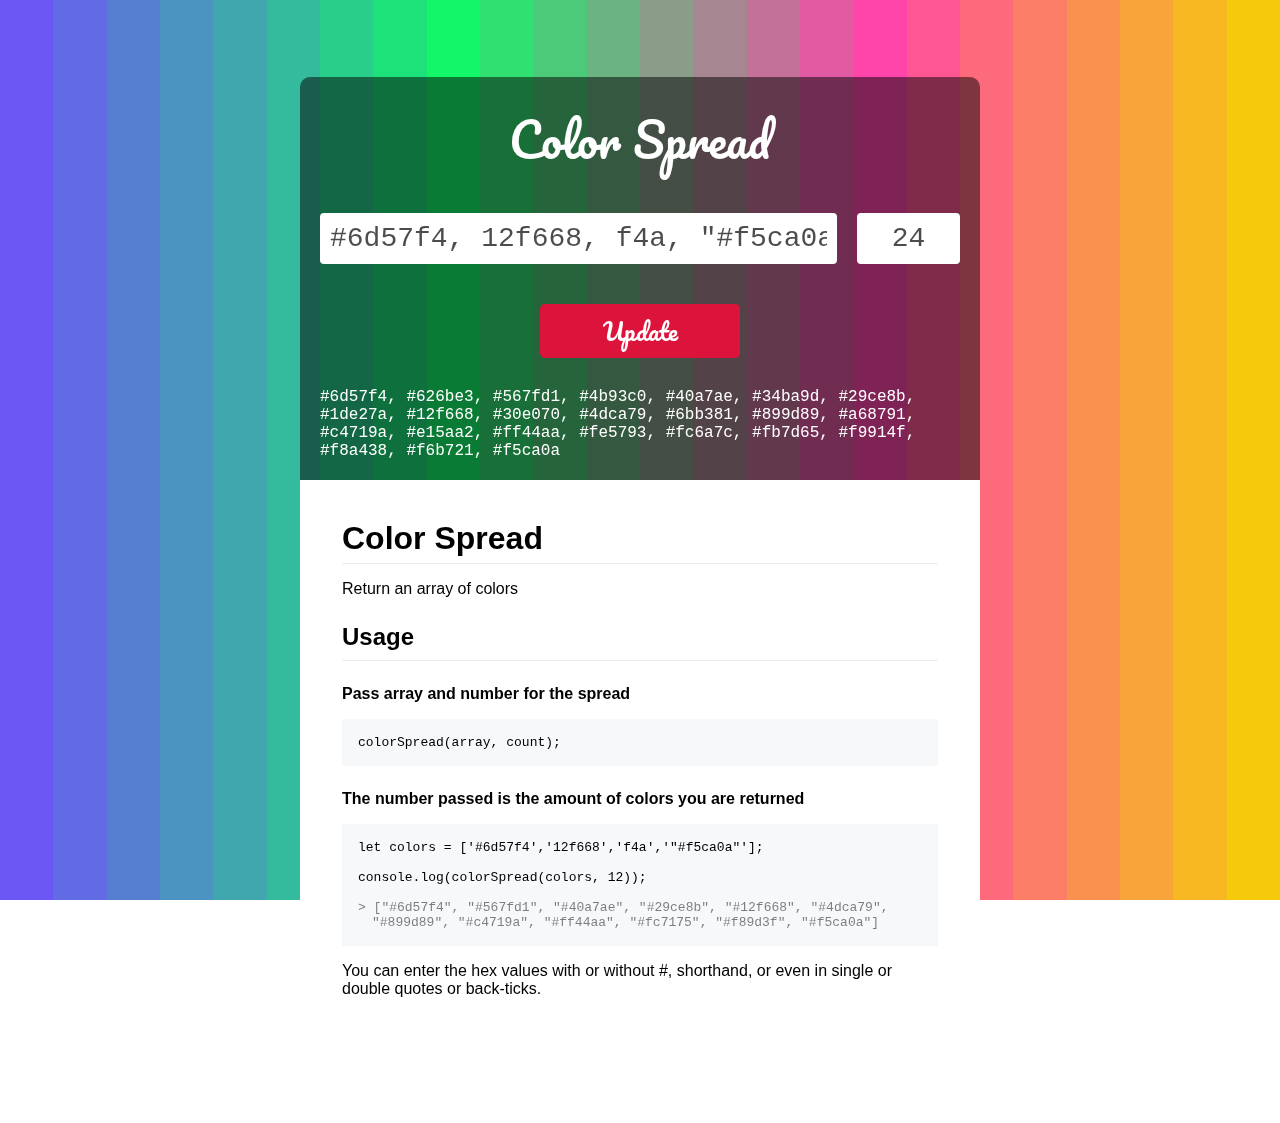
<file: index.html>
<!DOCTYPE html>
<html>
<head>
  <meta name="viewport" content="width=device-width, initial-scale=1.0">
  <link href="https://fonts.googleapis.com/css?family=Pacifico" rel="stylesheet">
  <link rel="stylesheet" href="css/style.css">
</head>
<body>
  <div id="color-container"></div>
  <div class="container">
    <form id="input" onsubmit="run(event)">
      <h1>Color Spread</h1>
      <div class="inputs">
        <input id="color" type="text" placeholder="#6d57f4, 12f668, f4a, &quot;#f5ca0a&quot;" value="#6d57f4, 12f668, f4a, &quot;#f5ca0a&quot;"/>
        <input id="count" type="text" placeholder="24" value="24"/>
      </div>
      <button type="submit">Update</button>
      <div id="output"></div>
    </form>
    <div class="instructions">
      <div class="md">
        <h1>Color Spread</h1>
        <p>Return an array of colors</p>
        <h2>Usage</h2>
        <h3>Pass array and number for the spread</h3>
        <pre>colorSpread(array, count);</pre>
        <h3>The number passed is the amount of colors you are returned</h3>
        <pre>let colors = ['#6d57f4','12f668','f4a','"#f5ca0a"'];<br><br>console.log(colorSpread(colors, 12));<br>
        <span class="comment">> ["#6d57f4", "#567fd1", "#40a7ae", "#29ce8b", "#12f668", "#4dca79", "#899d89", "#c4719a", "#ff44aa", "#fc7175", "#f89d3f", "#f5ca0a"]</span></pre>
        <p>You can enter the hex values with or without #, shorthand, or even in single or double quotes or back-ticks.</p>
      </div>
    </div>
  </div>
  <script src="js/colorspread.js"></script>
  <script>
    const colorBox = document.getElementById('color-container');
    const output = document.getElementById('output');

    function run(e) {
      const colorsValue = document.getElementById('color').value;
      const count = +document.getElementById('count').value;

      if (e) e.preventDefault();
      if (!colorsValue || !count) return; // do something else here

      const colors = colorsValue.split(',').reduce((a, b) => {
        return [...a, ...b.trim().split(' ')];
      }, []);
      const spread = colorSpread(colors, count);
      const returnSpans = (colors) => {
        return colors.reduce((a, col) => {
          const style = `style="background-color: ${col}"`;
          return a + `<span class="color-wedge" ${style}></span>`;
        }, '');
      }
      if (count > 600) {
        const col = colorSpread(colors, colors.length);
        const lines = col.reduce((prev, curr) => `${prev}, ${curr}`);
        colorBox.style.cssText = `background: linear-gradient(90deg, ${lines});`;
        colorBox.innerHTML = '';
        return;
      }
      colorBox.innerHTML = returnSpans(spread);
      colorBox.style.cssText = `background: none`;
      output.innerHTML = spread.join(', ');
    }
    run();
  </script>
</body>
</html>
</file>
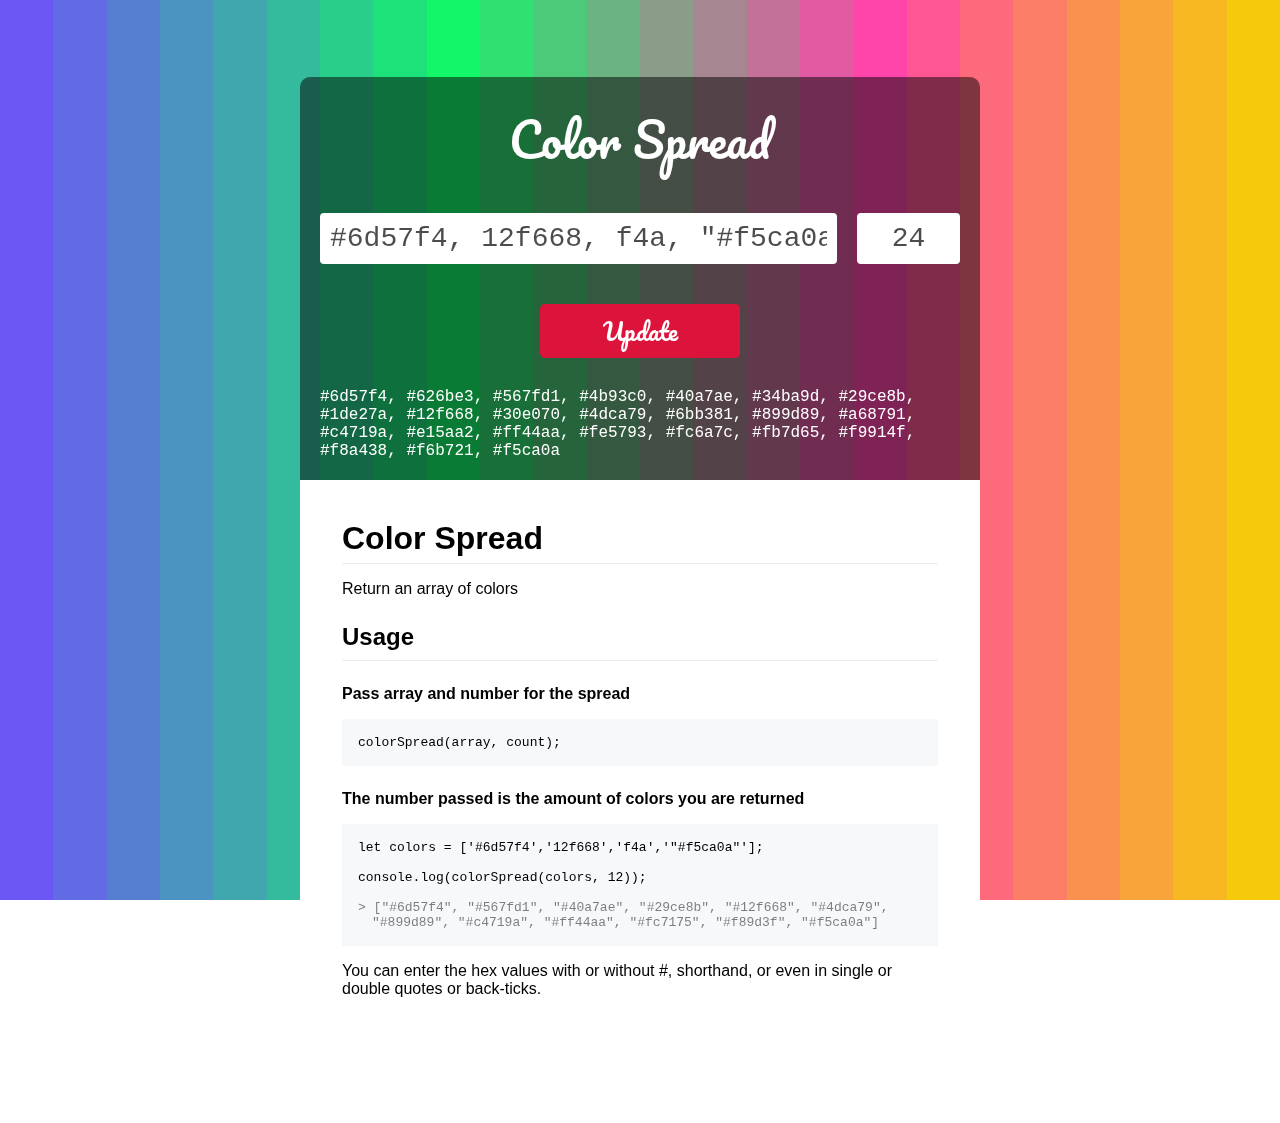
<file: demo/index.html>
<!DOCTYPE html>
<html>
<head>
  <meta name="viewport" content="width=device-width, initial-scale=1.0">
  <link href="https://fonts.googleapis.com/css?family=Pacifico" rel="stylesheet">
  <link rel="stylesheet" href="css/style.css">
</head>
<body>
  <div id="color-container"></div>
  <div class="container">
    <form id="input" onsubmit="run(event)">
      <h1>Color Spread</h1>
      <div class="inputs">
        <input id="color" type="text" placeholder="#6d57f4, 12f668, f4a, &quot;#f5ca0a&quot;" value="#6d57f4, 12f668, f4a, &quot;#f5ca0a&quot;"/>
        <input id="count" type="text" placeholder="24" value="24"/>
      </div>
      <button type="submit">Update</button>
      <div id="output"></div>
    </form>
    <div class="instructions">
      <div class="md">
        <h1>Color Spread</h1>
        <p>Return an array of colors</p>
        <h2>Usage</h2>
        <h3>Pass array and number for the spread</h3>
        <pre>colorSpread(array, count);</pre>
        <h3>The number passed is the amount of colors you are returned</h3>
        <pre>let colors = ['#6d57f4','12f668','f4a','"#f5ca0a"'];<br><br>console.log(colorSpread(colors, 12));<br>
        <span class="comment">> ["#6d57f4", "#567fd1", "#40a7ae", "#29ce8b", "#12f668", "#4dca79", "#899d89", "#c4719a", "#ff44aa", "#fc7175", "#f89d3f", "#f5ca0a"]</span></pre>
        <p>You can enter the hex values with or without #, shorthand, or even in single or double quotes or back-ticks.</p>
      </div>
    </div>
  </div>
  <script src="../colorspread.js"></script>
  <script>
    const colorBox = document.getElementById('color-container');
    const output = document.getElementById('output');

    function run(e) {
      const colorsValue = document.getElementById('color').value;
      const count = +document.getElementById('count').value;

      if (e) e.preventDefault();
      if (!colorsValue || !count) return; // do something else here

      const colors = colorsValue.split(',').reduce((a, b) => {
        return [...a, ...b.trim().split(' ')];
      }, []);
      const spread = colorSpread(colors, count);
      const returnSpans = (colors) => {
        return colors.reduce((a, col) => {
          const style = `style="background-color: ${col}"`;
          return a + `<span class="color-wedge" ${style}></span>`;
        }, '');
      }
      if (count > 600) {
        const col = colorSpread(colors, colors.length);
        const lines = col.reduce((prev, curr) => `${prev}, ${curr}`);
        colorBox.style.cssText = `background: linear-gradient(90deg, ${lines});`;
        colorBox.innerHTML = '';
        return;
      }
      colorBox.innerHTML = returnSpans(spread);
      colorBox.style.cssText = `background: none`;
      output.innerHTML = spread.join(', ');
    }
    run();
  </script>
</body>
</html>
</file>
<file: css/style.css>
body, body * {
    margin: 0;
    padding: 0;
    box-sizing: border-box;
}
h1 {
    font-family: 'Pacifico', cursive;
    color: #fff;
    font-weight: normal;
    text-align: center;
    font-size: 46px;
    margin-bottom: 30px;
    padding: 20px 0;
    line-height: 100%;
}
#color-container {
    width: 100%;
    position: fixed;
    top: 0;
    bottom: 0;
    display: flex;
}
.color-wedge {
    flex: 1;
}
.container {
    width: 680px;
    margin: 6% auto;
    max-width: 96%;
    border-radius: 10px;
    overflow: hidden;
    position: relative;
}
#input {
    background: rgba(0,0,0,0.5);
    padding: 20px;
}
#output {
    color: #fff;
    font-size: 16px;
    font-family: monospace;
}
.instructions {
    background: rgba(255,255,255,1);
    padding: 42px;
}
.inputs {
    display: flex;
}
.inputs input {
    width: 100%;
    font-size: 28px;
    text-align: center;
    color: rgba(0,0,0,0.7);
    border: 0;
    padding: 10px;
    border-radius: 4px;
    margin-bottom: 40px;
    font-family: monospace;
    outline: 0;
}
.md {
    font-family: -apple-system, BlinkMacSystemFont, "Segoe UI", Helvetica, Arial, sans-serif, "Apple Color Emoji", "Segoe UI Emoji", "Segoe UI Symbol";
}
.md *:last-child {
    margin: 0;
}
.md h1 {
    font-family: inherit;
    color: inherit;
    font-weight: 600;
    text-align: initial;
    margin: 0 0 16px;
    padding: 0 0 0.3em;
    font-size: 32px;
    border-bottom: 1px solid #eaecef;
}
.md h2 {
    padding-bottom: 8px;
    font-size: 24px;
    border-bottom: 1px solid #eaecef;
    line-height: 1.25;
    margin: 24px 0 16px;
    font-weight: 600;
}
.md h3 {
    font-size: 16px;
    font-weight: 600;
    margin: 24px 0 16px;
}
.md pre {
    padding: 16px;
    background: #f6f8fa;
    margin: 0 0 16px;
    white-space: pre-line;
}
.md pre .comment {
    text-indent: -14px;
    display: block;
    padding-left: 14px;
    color: rgba(0,0,0,0.5);
}
.md p {
    font-size: 16px;
    margin: 0 0 16px;
}
#color {
    flex: 6;
    margin-right: 20px;
}
#count {
    flex: 1;
}
button {
    width: 200px;
    margin: 0 auto 30px;
    display: block;
    background: crimson;
    border: 0;
    color: #fff;
    padding: 6px;
    cursor: pointer;
    font-size: 24px;
    border-radius: 5px;
    outline: 0;
    font-family: 'Pacifico', cursive;
}
@media screen and (max-width: 480px) {
    .inputs input {
        font-size: 20px;
    }
}
</file>
<file: demo/css/style.css>
body, body * {
    margin: 0;
    padding: 0;
    box-sizing: border-box;
}
h1 {
    font-family: 'Pacifico', cursive;
    color: #fff;
    font-weight: normal;
    text-align: center;
    font-size: 46px;
    margin-bottom: 30px;
    padding: 20px 0;
    line-height: 100%;
}
#color-container {
    width: 100%;
    position: fixed;
    top: 0;
    bottom: 0;
    display: flex;
}
.color-wedge {
    flex: 1;
}
.container {
    width: 680px;
    margin: 6% auto;
    max-width: 96%;
    border-radius: 10px;
    overflow: hidden;
    position: relative;
}
#input {
    background: rgba(0,0,0,0.5);
    padding: 20px;
}
#output {
    color: #fff;
    font-size: 16px;
    font-family: monospace;
}
.instructions {
    background: rgba(255,255,255,1);
    padding: 42px;
}
.inputs {
    display: flex;
}
.inputs input {
    width: 100%;
    font-size: 28px;
    text-align: center;
    color: rgba(0,0,0,0.7);
    border: 0;
    padding: 10px;
    border-radius: 4px;
    margin-bottom: 40px;
    font-family: monospace;
    outline: 0;
}
.md {
    font-family: -apple-system, BlinkMacSystemFont, "Segoe UI", Helvetica, Arial, sans-serif, "Apple Color Emoji", "Segoe UI Emoji", "Segoe UI Symbol";
}
.md *:last-child {
    margin: 0;
}
.md h1 {
    font-family: inherit;
    color: inherit;
    font-weight: 600;
    text-align: initial;
    margin: 0 0 16px;
    padding: 0 0 0.3em;
    font-size: 32px;
    border-bottom: 1px solid #eaecef;
}
.md h2 {
    padding-bottom: 8px;
    font-size: 24px;
    border-bottom: 1px solid #eaecef;
    line-height: 1.25;
    margin: 24px 0 16px;
    font-weight: 600;
}
.md h3 {
    font-size: 16px;
    font-weight: 600;
    margin: 24px 0 16px;
}
.md pre {
    padding: 16px;
    background: #f6f8fa;
    margin: 0 0 16px;
    white-space: pre-line;
    word-break: break-word;
}
.md pre .comment {
    text-indent: -14px;
    display: block;
    padding-left: 14px;
    color: rgba(0,0,0,0.5);
}
.md p {
    font-size: 16px;
    margin: 0 0 16px;
}
#color {
    flex: 6;
    margin-right: 20px;
}
#count {
    flex: 1;
}
button {
    width: 200px;
    margin: 0 auto 30px;
    display: block;
    background: crimson;
    border: 0;
    color: #fff;
    padding: 6px;
    cursor: pointer;
    font-size: 24px;
    border-radius: 5px;
    outline: 0;
    font-family: 'Pacifico', cursive;
}
@media screen and (max-width: 480px) {
    .inputs input {
        font-size: 20px;
    }
}
</file>
